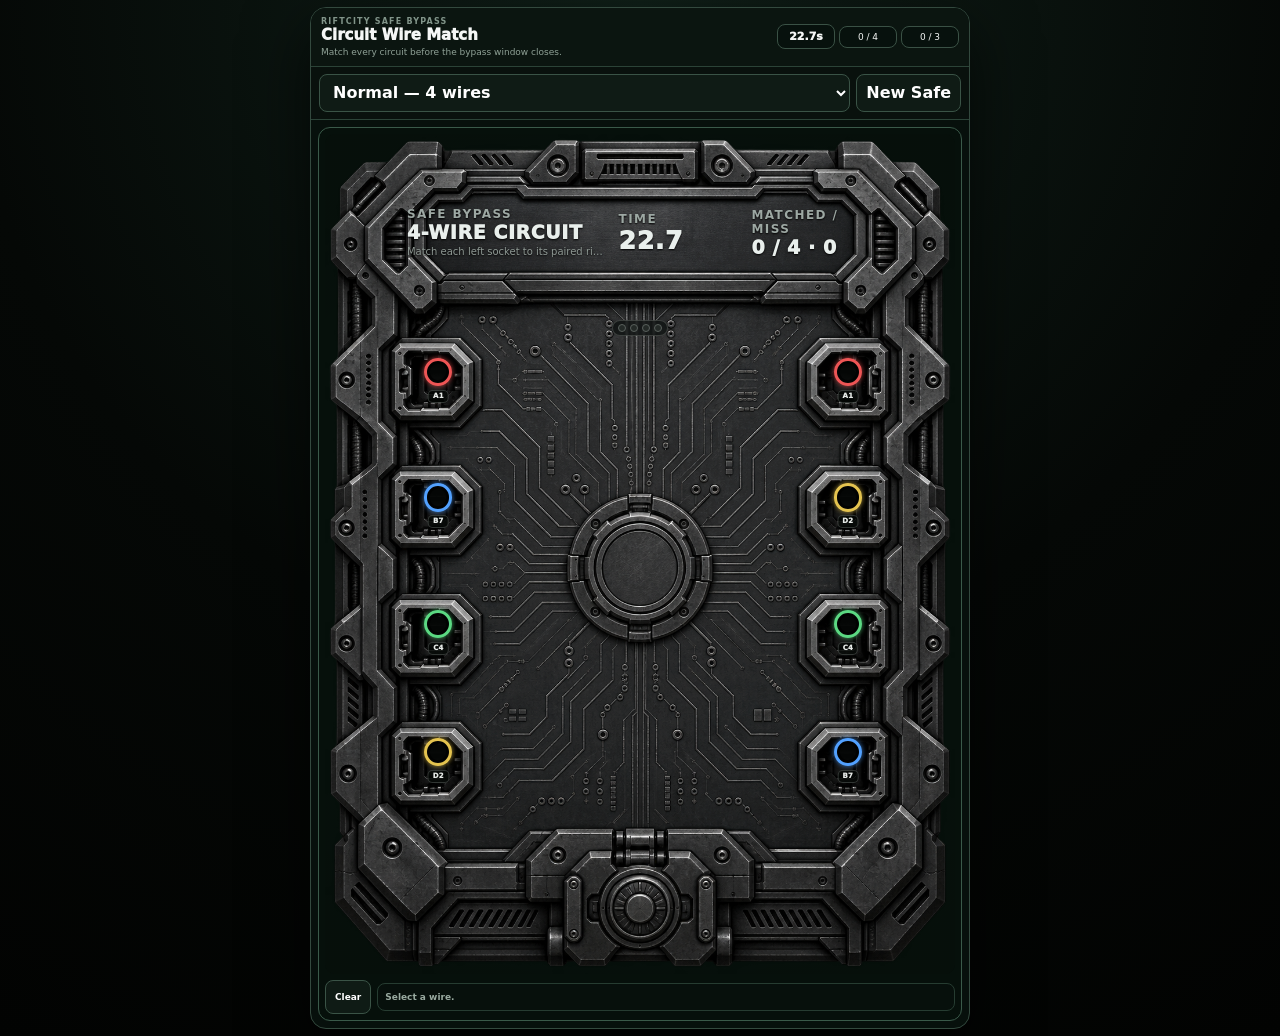
<file: index.html>
<!doctype html>
<html lang="en">
<head>
<meta charset="utf-8">
<meta name="viewport" content="width=device-width,initial-scale=1,viewport-fit=cover">
<title>RiftCity Circuit Safe</title>

<style>
*{box-sizing:border-box}

:root{
  color-scheme:dark;
  --good:#9df0b6;
  --bad:#ff9696;
}

html,body{
  margin:0;
  min-height:100%;
  font-family:system-ui,-apple-system,BlinkMacSystemFont,"Segoe UI",sans-serif;
  background:
    radial-gradient(circle at top,#102019,#050806 55%,#020302);
  color:#f5f7f6;
}

body{
  padding:7px;
}

button,select{
  font:inherit;
}

button{
  cursor:pointer;
}

.app{
  width:min(100%,660px);
  margin:auto;
}

.shell{
  background:#07100c;
  border:1px solid #33493e;
  border-radius:16px;
  overflow:hidden;
  box-shadow:0 22px 65px #000a;
}

/* ---------------- TOP ---------------- */

.top{
  display:grid;
  grid-template-columns:minmax(0,1fr) auto;
  gap:8px;
  align-items:center;

  padding:9px 10px;

  border-bottom:1px solid #2b4337;
  background:#0b1510;
}

.brand{
  min-width:0;
}

.kicker{
  font-size:8px;
  letter-spacing:.15em;
  font-weight:900;
  color:#82958a;
}

.title{
  font-size:15px;
  font-weight:950;
  line-height:1.05;
  margin-top:2px;
}

.sub{
  font-size:9px;
  color:#8fa196;
  margin-top:3px;
}

.hud{
  display:grid;
  grid-template-columns:repeat(3,auto);
  gap:4px;
  align-items:center;
}

.chip{
  min-width:58px;
  text-align:center;

  padding:5px 6px;

  border:1px solid #3a5145;
  background:#07110d;

  border-radius:8px;

  font-size:9px;
}

.timer{
  font-size:11px;
  font-weight:950;
}

.timer.warning{
  color:#ffd16b;
}

.timer.danger{
  color:#ff8181;
  animation:timerPulse .45s ease-in-out infinite;
}

@keyframes timerPulse{
  50%{opacity:.4}
}

/* ---------------- TOOLBAR ---------------- */

.toolbar{
  display:grid;
  grid-template-columns:minmax(0,1fr) auto;
  gap:6px;

  padding:7px 8px;

  border-bottom:1px solid #2b4337;
  background:#09110d;
}

select,
.toolbar button,
.clear{
  min-height:38px;

  border:1px solid #3a5346;
  background:#0f1b15;
  color:#fff;

  border-radius:8px;

  padding:6px 9px;

  font-weight:800;
}

.toolbar button{
  min-width:92px;
}

/* ---------------- GAME ---------------- */

.game{
  padding:7px;
}

.safe{
  position:relative;

  border:1px solid #3a5949;
  border-radius:12px;

  background:#06100b;

  padding:6px;

  overflow:hidden;
}

.safe.shorting{
  animation:shortBoard .15s linear 7;
}

@keyframes shortBoard{
  50%{
    border-color:#ff3838;

    filter:
      brightness(1.38)
      saturate(1.35);

    box-shadow:
      inset 0 0 48px #ff000048,
      0 0 24px #ff000036;
  }
}

/* ---------------- BOARD ---------------- */

.board{
  position:relative;

  width:100%;

  overflow:hidden;

  border-radius:9px;

  isolation:isolate;

  background:#06100b;
}

/* All three unique safe templates use the same 1086 × 1448 canvas. */
.board.easy,
.board.normal,
.board.hard{
  aspect-ratio:1086 / 1448;
}

.boardBg{
  position:absolute;
  inset:0;

  width:100%;
  height:100%;

  object-fit:fill;

  z-index:0;

  pointer-events:none;
  user-select:none;

  display:block;
}

.boardShade{
  position:absolute;
  inset:0;

  z-index:1;

  pointer-events:none;

  background:
    radial-gradient(
      circle at center,
      transparent 58%,
      rgba(0,0,0,.08) 100%
    );
}

/* ---------------- BOARD INFO HUD ---------------- */

.boardInfo{
  position:absolute;
  z-index:7;
  left:13%;
  right:13%;
  top:5.1%;
  height:13.2%;
  display:grid;
  grid-template-columns:1.4fr .85fr .85fr;
  gap:2.4%;
  align-items:center;
  pointer-events:none;
  color:#e9efec;
  text-shadow:0 1px 2px #000;
}

.boardInfoBlock{
  min-width:0;
}

.boardInfoLabel{
  font-size:clamp(7px,1.45vw,12px);
  font-weight:900;
  letter-spacing:.12em;
  color:#9da8a3;
}

.boardInfoValue{
  margin-top:2px;
  font-size:clamp(12px,3.4vw,25px);
  line-height:1;
  font-weight:950;
  letter-spacing:.03em;
}

.boardInfoValue.small{
  font-size:clamp(10px,2.5vw,19px);
}

.boardInfoHint{
  margin-top:4px;
  font-size:clamp(6px,1.25vw,10px);
  color:#8f9994;
  white-space:nowrap;
  overflow:hidden;
  text-overflow:ellipsis;
}

/* ---------------- STATUS LIGHTS ---------------- */

.statusRail{
  position:absolute;

  z-index:5;

  left:50%;
  top:22.2%;

  transform:translateX(-50%);

  display:flex;
  gap:4px;

  padding:3px 5px;

  border-radius:999px;

  background:rgba(5,10,7,.58);

  border:1px solid rgba(170,180,172,.25);

  backdrop-filter:blur(1px);
}

.led{
  width:8px;
  height:8px;

  border-radius:50%;

  background:#242a27;

  border:1px solid #59605c;

  transition:.16s;
}

.led.on{
  background:var(--c);
  border-color:var(--c);

  box-shadow:
    0 0 7px var(--c),
    0 0 13px var(--c);

  animation:ledPulse .9s ease-in-out infinite;
}

@keyframes ledPulse{
  50%{
    filter:brightness(1.55);
    transform:scale(1.12);
  }
}

/* ---------------- TERMINALS ---------------- */

.terminal{
  position:absolute;

  z-index:6;

  width:clamp(38px,10.2%,64px);

  aspect-ratio:1;

  transform:translate(-50%,-50%);

  border:0;
  background:transparent;

  padding:0;

  color:#fff;

  touch-action:manipulation;

  display:grid;
  place-items:center;

  overflow:visible;
}

.terminal .hit{
  position:absolute;
  inset:1px;

  border-radius:12px;

  background:rgba(0,0,0,.01);
}

.ring{
  position:relative;

  width:44%;
  aspect-ratio:1;

  border-radius:50%;

  border:3px solid var(--c);

  background:rgba(5,8,7,.76);

  box-shadow:
    inset 0 0 0 3px rgba(0,0,0,.75),
    0 0 5px color-mix(
      in srgb,
      var(--c) 70%,
      transparent
    );

  transition:.12s;
}

.terminal.selected .ring{
  transform:scale(1.17);

  box-shadow:
    inset 0 0 0 3px rgba(0,0,0,.7),
    0 0 10px var(--c),
    0 0 18px color-mix(
      in srgb,
      var(--c) 65%,
      transparent
    );

  animation:ringPulse .7s ease-in-out infinite;
}

@keyframes ringPulse{
  50%{
    filter:brightness(1.4);
  }
}

.terminal.complete{
  opacity:.62;
}

.terminal.complete .ring{
  box-shadow:
    inset 0 0 0 3px rgba(0,0,0,.7),
    0 0 8px var(--c);
}

.code{
  position:absolute;

  top:78%;
  left:50%;

  transform:translateX(-50%);

  font-size:7px;
  font-weight:950;

  letter-spacing:.03em;
  line-height:1;

  padding:2px 4px;

  border-radius:5px;

  background:rgba(3,7,5,.72);

  border:1px solid rgba(160,170,164,.28);

  white-space:nowrap;

  color:#e5e9e6;
}

/* ---------------- WIRES ---------------- */

.wires{
  position:absolute;

  inset:0;

  width:100%;
  height:100%;

  pointer-events:none;

  z-index:4;
}

.wire{
  fill:none;

  stroke-width:4.8;

  stroke-linecap:round;
}

.wire.new{
  stroke-dasharray:650;
  stroke-dashoffset:650;

  animation:
    draw .42s ease forwards,
    charge .62s ease .42s;
}

@keyframes draw{
  to{
    stroke-dashoffset:0;
  }
}

@keyframes charge{
  50%{
    stroke-width:7;
    filter:brightness(1.75);
  }
}

.power{
  fill:none;

  stroke:#fff;

  stroke-width:1.8;

  stroke-dasharray:5 15;

  opacity:0;

  animation:travel .9s linear .35s 2;
}

@keyframes travel{

  0%{
    stroke-dashoffset:70;
    opacity:0;
  }

  15%,85%{
    opacity:.9;
  }

  100%{
    stroke-dashoffset:-70;
    opacity:0;
  }
}

/* ---------------- SHORT ---------------- */

.shortOverlay,
.unlock{
  position:absolute;
  inset:0;

  z-index:20;

  display:flex;

  align-items:center;
  justify-content:center;

  opacity:0;

  pointer-events:none;
}

.shortOverlay{
  background:#a8000022;
}

.shortOverlay.show{
  opacity:1;

  animation:redblink .14s linear infinite;
}

@keyframes redblink{
  50%{
    background:#ff00005b;
  }
}

.shortMsg{
  padding:9px 13px;

  border:1px solid #ff6868;

  background:#300707e8;

  border-radius:9px;

  color:#ffb0b0;

  font-size:12px;
  font-weight:950;

  letter-spacing:.06em;
}

/* ---------------- SPARKS ---------------- */

.spark{
  position:absolute;

  width:5px;
  height:5px;

  border-radius:50%;

  background:white;

  z-index:25;

  pointer-events:none;

  box-shadow:
    0 0 7px white,
    0 0 12px #ff4b35;

  animation:spark .43s ease-out forwards;
}

@keyframes spark{
  to{
    transform:
      translate(var(--x),var(--y))
      scale(.1);

    opacity:0;
  }
}

/* ---------------- UNLOCK ---------------- */

.unlock{
  z-index:30;

  background:#031008e8;

  transition:opacity .2s;
}

.unlock.show{
  opacity:1;
}

.unlockBox{
  padding:15px 19px;

  border:1px solid #4c8864;

  background:#081d13;

  border-radius:11px;

  text-align:center;

  transform:scale(.82);
}

.unlock.show .unlockBox{
  animation:unlock .36s ease forwards;
}

@keyframes unlock{
  to{
    transform:scale(1);
  }
}

.unlockTitle{
  font-size:19px;
  font-weight:950;

  color:#a1f4b8;
}

.unlockSub{
  font-size:9px;
  color:#90a69a;
  margin-top:3px;
}

/* ---------------- BOTTOM ---------------- */

.bottom{
  display:grid;

  grid-template-columns:auto minmax(0,1fr);

  gap:6px;

  align-items:center;

  margin-top:6px;
}

.clear{
  font-size:9px;
  font-weight:900;

  min-height:34px;
}

.result{
  min-height:28px;

  display:flex;
  align-items:center;

  padding:4px 7px;

  border:1px solid #263c31;

  background:#07100c;

  border-radius:8px;

  font-size:9px;
  font-weight:850;

  color:#99aaa0;
}

.result.good{
  color:var(--good);
}

.result.bad{
  color:var(--bad);
}

/* ---------------- MOBILE ---------------- */

@media(max-width:430px){

  body{
    padding:3px;
  }

  .shell{
    border-radius:12px;
  }

  .top{
    padding:7px;
  }

  .title{
    font-size:13px;
  }

  .sub{
    display:none;
  }

  .chip{
    min-width:51px;
    padding:4px;
    font-size:8px;
  }

  .timer{
    font-size:10px;
  }

  .toolbar{
    padding:5px;
  }

  .toolbar button{
    min-width:78px;
  }

  .game{
    padding:4px;
  }

  .safe{
    padding:4px;
  }

  .terminal{
    width:clamp(44px,12%,56px);
  }

  .ring{
    width:41%;
  }

  .code{
    font-size:6px;
    top:76%;
  }

  .statusRail{
    top:5%;
    gap:3px;
  }

  .led{
    width:7px;
    height:7px;
  }

  .bottom{
    margin-top:4px;
  }
}

@media(prefers-reduced-motion:reduce){

  *,
  *::before,
  *::after{
    animation-duration:.001ms!important;
    animation-iteration-count:1!important;
    transition-duration:.001ms!important;
  }

}

</style>
</head>

<body>

<main class="app">

<section class="shell">

<header class="top">

<div class="brand">

<div class="kicker">
RIFTCITY SAFE BYPASS
</div>

<div class="title">
Circuit Wire Match
</div>

<div class="sub">
Match every circuit before the bypass window closes.
</div>

</div>

<div class="hud">

<div id="timer" class="chip timer">
24.0s
</div>

<div id="matched" class="chip">
0 / 4
</div>

<div id="mistakes" class="chip">
0 / 3
</div>

</div>

</header>

<div class="toolbar">

<select id="difficulty">

<option value="easy">
Easy — 3 wires
</option>

<option value="normal" selected>
Normal — 4 wires
</option>

<option value="hard">
Hard — 6 wires
</option>

</select>

<button
id="newSafe"
type="button">
New Safe
</button>

</div>

<div class="game">

<section
id="safe"
class="safe">

<div
id="board"
class="board normal">

<!-- REAL IMAGE LAYER -->
<img
id="boardBg"
class="boardBg"
src="./assets/circuit-board-4.png"
alt=""
draggable="false">

<div class="boardShade"></div>

<div class="boardInfo" aria-hidden="true">
  <div class="boardInfoBlock">
    <div class="boardInfoLabel">SAFE BYPASS</div>
    <div id="boardMode" class="boardInfoValue small">4-WIRE CIRCUIT</div>
    <div class="boardInfoHint">Match each left socket to its paired right socket.</div>
  </div>
  <div class="boardInfoBlock">
    <div class="boardInfoLabel">TIME</div>
    <div id="boardTimer" class="boardInfoValue">24.0</div>
  </div>
  <div class="boardInfoBlock">
    <div class="boardInfoLabel">MATCHED / MISS</div>
    <div id="boardProgress" class="boardInfoValue small">0 / 4 · 0</div>
  </div>
</div>

<div
id="statusRail"
class="statusRail">
</div>

<svg
id="svg"
class="wires"
preserveAspectRatio="none">
</svg>

</div>

<div class="bottom">

<button
id="clear"
class="clear"
type="button">
Clear
</button>

<div
id="result"
class="result"
aria-live="polite">
Select a wire.
</div>

</div>

<div
id="shortOverlay"
class="shortOverlay">

<div class="shortMsg">
CIRCUIT SHORT
</div>

</div>

<div
id="unlock"
class="unlock">

<div class="unlockBox">

<div class="unlockTitle">
SAFE UNLOCKED
</div>

<div class="unlockSub">
Electronic bypass complete
</div>

</div>

</div>

</section>

</div>

</section>

</main>

<script>
(() => {

const $ =
  id =>
    document.getElementById(id);

const WIRES = [

{
  id:"red",
  name:"Red",
  color:"#ee5555",
  code:"A1"
},

{
  id:"blue",
  name:"Blue",
  color:"#52a1ff",
  code:"B7"
},

{
  id:"green",
  name:"Green",
  color:"#5bd982",
  code:"C4"
},

{
  id:"yellow",
  name:"Yellow",
  color:"#e4c34f",
  code:"D2"
},

{
  id:"purple",
  name:"Purple",
  color:"#ad77e8",
  code:"E8"
},

{
  id:"orange",
  name:"Orange",
  color:"#e98b47",
  code:"F3"
}

];

const SETTINGS = {

easy:{
  count:3,
  time:30,
  mistakes:99,
  short:800
},

normal:{
  count:4,
  time:24,
  mistakes:3,
  short:1000
},

hard:{
  count:6,
  time:18,
  mistakes:2,
  short:1250
}

};

/*
Exact positions for the selected board artwork.
*/

const POS = {

  /* Coordinates are percentages of the 1086 × 1448 template canvas. */
  easy:{
    leftX:18.0,
    rightX:82.0,
    ys:[
      36.8,
      52.5,
      68.8
    ]
  },

  normal:{
    leftX:18.0,
    rightX:83.0,
    ys:[
      28.4,
      43.3,
      58.4,
      73.6
    ]
  },

  hard:{
    leftX:18.4,
    rightX:81.7,
    ys:[
      32.9,
      41.7,
      50.8,
      59.9,
      69.0,
      78.0
    ]
  }

};

const BOARD_IMAGES = {

  easy:   "./assets/circuit-board-3.png",
  normal: "./assets/circuit-board-4.png",
  hard:   "./assets/circuit-board-6.png"

};

let wires = [];

let rightOrder = [];

let selected = null;

let connected =
  new Set();

let mistakeCount = 0;

let locked = false;

let shorted = false;

let timerHandle = null;

let deadline = 0;

const cfg =
  () =>
    SETTINGS[
      $("difficulty").value
    ];

const mode =
  () =>
    $("difficulty").value;

function shuffle(array){

  const out =
    [...array];

  for(
    let i =
      out.length - 1;
    i > 0;
    i--
  ){

    const j =
      Math.floor(
        Math.random() *
        (i + 1)
      );

    [
      out[i],
      out[j]
    ] = [
      out[j],
      out[i]
    ];

  }

  return out;

}

function setBoardImage(){

  const image = $("boardBg");
  const src = BOARD_IMAGES[mode()];

  image.onerror = () => {
    setMessage("Unable to render safe artwork.", false);
  };

  if(image.src !== src){
    image.src = src;
  }

}

function start(){

  clearInterval(
    timerHandle
  );

  selected = null;

  connected =
    new Set();

  mistakeCount = 0;

  locked = false;

  shorted = false;

  $("shortOverlay")
    .classList
    .remove("show");

  $("unlock")
    .classList
    .remove("show");

  $("safe")
    .classList
    .remove("shorting");

  const m =
    mode();

  $("board")
    .className =
      "board " + m;

  setBoardImage();

  wires =
    WIRES.slice(
      0,
      cfg().count
    );

  rightOrder =
    shuffle(wires);

  renderTerminals();

  renderLEDs();

  setMessage(
    "Select a wire."
  );

  deadline =
    performance.now() +
    cfg().time * 1000;

  timerHandle =
    setInterval(
      updateTimer,
      50
    );

  updateTimer();

  updateUI();

  requestAnimationFrame(
    () =>
      drawWires()
  );

}

function renderLEDs(){

  $("statusRail")
    .innerHTML =
      wires.map(
        wire => `

          <span
            class="led"
            data-led="${wire.id}"
            style="--c:${wire.color}">
          </span>

        `
      )
      .join("");

}

function terminal(
  wire,
  side,
  row
){

  const button =
    document
      .createElement(
        "button"
      );

  button.type =
    "button";

  button.className =
    "terminal";

  button.dataset.id =
    wire.id;

  button.dataset.side =
    side;

  button.style
    .setProperty(
      "--c",
      wire.color
    );

  const positions =
    POS[mode()];

  button.style.left =
    (
      side === "left"
      ? positions.leftX
      : positions.rightX
    ) + "%";

  button.style.top =
    positions.ys[row] +
    "%";

  button.innerHTML = `

    <span class="hit"></span>

    <span class="ring"></span>

    <span class="code">
      ${wire.code}
    </span>

  `;

  button.setAttribute(
    "aria-label",
    `${wire.name} ${
      side === "left"
      ? "wire"
      : "port"
    } ${wire.code}`
  );

  button.addEventListener(
    "click",
    () => {

      if(
        side === "left"
      ){

        chooseWire(
          wire.id
        );

      }else{

        choosePort(
          wire.id,
          button
        );

      }

    }
  );

  return button;

}

function renderTerminals(){

  const board =
    $("board");

  board
    .querySelectorAll(
      ".terminal"
    )
    .forEach(
      element =>
        element.remove()
    );

  wires.forEach(
    (wire,index) => {

      board.appendChild(
        terminal(
          wire,
          "left",
          index
        )
      );

    }
  );

  rightOrder.forEach(
    (wire,index) => {

      board.appendChild(
        terminal(
          wire,
          "right",
          index
        )
      );

    }
  );

}

function chooseWire(id){

  if(
    locked ||
    shorted ||
    connected.has(id)
  ){
    return;
  }

  selected = id;

  const wire =
    WIRES.find(
      wire =>
        wire.id === id
    );

  setMessage(
    `${wire.name} wire selected.`
  );

  updateUI();

}

function choosePort(
  id,
  element
){

  if(
    locked ||
    shorted ||
    !selected ||
    connected.has(id)
  ){
    return;
  }

  if(
    selected === id
  ){

    const newConnection =
      selected;

    connected.add(
      newConnection
    );

    selected = null;

    const led =
      document.querySelector(
        `[data-led="${newConnection}"]`
      );

    if(led){
      led.classList.add("on");
    }

    updateUI();

    requestAnimationFrame(
      () =>
        drawWires(
          newConnection
        )
    );

    setMessage(
      "Circuit connected.",
      true
    );

    if(
      connected.size ===
      wires.length
    ){

      complete();

    }

    return;

  }

  mistakeCount++;

  selected = null;

  updateUI();

  spark(
    element
  );

  shortCircuit();

  if(
    mistakeCount >=
    cfg().mistakes &&
    cfg().mistakes < 50
  ){

    locked = true;

    setTimeout(
      () =>
        fail(
          "ALARM TRIGGERED"
        ),
      cfg().short
    );

  }

}

function shortCircuit(){

  shorted = true;

  $("safe")
    .classList
    .remove(
      "shorting"
    );

  void $("safe")
    .offsetWidth;

  $("safe")
    .classList
    .add(
      "shorting"
    );

  $("shortOverlay")
    .classList
    .add(
      "show"
    );

  setMessage(
    "Circuit short — controls locked.",
    false
  );

  updateUI();

  setTimeout(
    () => {

      $("shortOverlay")
        .classList
        .remove(
          "show"
        );

      $("safe")
        .classList
        .remove(
          "shorting"
        );

      if(!locked){

        shorted = false;

        setMessage(
          "System recovered."
        );

        updateUI();

      }

    },
    cfg().short
  );

}

function spark(element){

  const board =
    $("board");

  const boardRect =
    board
      .getBoundingClientRect();

  const rect =
    element
      .getBoundingClientRect();

  const x =
    rect.left +
    rect.width / 2 -
    boardRect.left;

  const y =
    rect.top +
    rect.height / 2 -
    boardRect.top;

  for(
    let i = 0;
    i < 10;
    i++
  ){

    const spark =
      document
        .createElement(
          "span"
        );

    spark.className =
      "spark";

    spark.style.left =
      x + "px";

    spark.style.top =
      y + "px";

    const angle =
      Math.random() *
      Math.PI *
      2;

    const distance =
      18 +
      Math.random() *
      28;

    spark.style
      .setProperty(
        "--x",
        Math.cos(angle) *
        distance +
        "px"
      );

    spark.style
      .setProperty(
        "--y",
        Math.sin(angle) *
        distance +
        "px"
      );

    board.appendChild(
      spark
    );

    setTimeout(
      () =>
        spark.remove(),
      470
    );

  }

}

function updateTimer(){

  if(locked){
    return;
  }

  const remaining =
    Math.max(
      0,
      deadline -
      performance.now()
    );

  const seconds =
    remaining /
    1000;

  $("timer")
    .textContent =
      seconds
        .toFixed(1) +
      "s";

  $("boardTimer")
    .textContent =
      seconds.toFixed(1);

  $("timer")
    .classList
    .toggle(
      "warning",
      seconds <= 8 &&
      seconds > 4
    );

  $("timer")
    .classList
    .toggle(
      "danger",
      seconds <= 4
    );

  if(
    remaining <= 0
  ){

    fail(
      "BYPASS WINDOW EXPIRED"
    );

  }

}

function complete(){

  locked = true;

  clearInterval(
    timerHandle
  );

  updateUI();

  setMessage(
    "All circuits online...",
    true
  );

  $("board")
    .animate(
      [
        {
          filter:
            "brightness(1)"
        },
        {
          filter:
            "brightness(1.3)"
        },
        {
          filter:
            "brightness(1)"
        }
      ],
      {
        duration:430,
        easing:"ease"
      }
    );

  setTimeout(
    () =>
      $("unlock")
        .classList
        .add(
          "show"
        ),
    430
  );

}

function fail(message){

  if(
    $("unlock")
      .classList
      .contains(
        "show"
      )
  ){
    return;
  }

  locked = true;

  shorted = false;

  clearInterval(
    timerHandle
  );

  $("shortOverlay")
    .classList
    .remove(
      "show"
    );

  setMessage(
    message +
    " — SAFE LOCKED",
    false
  );

  updateUI();

}

function updateUI(){

  document
    .querySelectorAll(
      ".terminal"
    )
    .forEach(
      button => {

        const id =
          button.dataset.id;

        const side =
          button.dataset.side;

        button
          .classList
          .toggle(
            "complete",
            connected.has(id)
          );

        button
          .classList
          .toggle(
            "selected",
            side === "left" &&
            selected === id
          );

        button.disabled =
          locked ||
          shorted ||
          connected.has(id);

      }
    );

  $("matched")
    .textContent =
      `${connected.size} / ${wires.length}`;

  $("boardMode").textContent =
    `${wires.length}-WIRE CIRCUIT`;

  $("boardProgress").textContent =
    `${connected.size} / ${wires.length} · ${mistakeCount}`;

  $("mistakes")
    .textContent =
      cfg().mistakes > 50
      ? `${mistakeCount} miss`
      : `${mistakeCount} / ${cfg().mistakes}`;

  $("clear")
    .disabled =
      locked ||
      shorted ||
      !selected;

}

function drawWires(
  newest = null
){

  const svg =
    $("svg");

  const board =
    $("board");

  const boardRect =
    board
      .getBoundingClientRect();

  svg.innerHTML = "";

  connected.forEach(
    id => {

      const left =
        document.querySelector(
          `[data-side="left"][data-id="${id}"]`
        );

      const right =
        document.querySelector(
          `[data-side="right"][data-id="${id}"]`
        );

      if(
        !left ||
        !right
      ){
        return;
      }

      const leftRect =
        left
          .getBoundingClientRect();

      const rightRect =
        right
          .getBoundingClientRect();

      const x1 =
        leftRect.left +
        leftRect.width / 2 -
        boardRect.left;

      const y1 =
        leftRect.top +
        leftRect.height / 2 -
        boardRect.top;

      const x2 =
        rightRect.left +
        rightRect.width / 2 -
        boardRect.left;

      const y2 =
        rightRect.top +
        rightRect.height / 2 -
        boardRect.top;

      const mid =
        (
          x1 +
          x2
        ) / 2;

      const pathData =
        `M ${x1} ${y1}
         C ${mid} ${y1},
           ${mid} ${y2},
           ${x2} ${y2}`;

      const wire =
        wires.find(
          wire =>
            wire.id === id
        );

      const path =
        document
          .createElementNS(
            "http://www.w3.org/2000/svg",
            "path"
          );

      path.setAttribute(
        "d",
        pathData
      );

      path.setAttribute(
        "stroke",
        wire.color
      );

      path.classList
        .add(
          "wire"
        );

      if(
        id === newest
      ){

        path.classList
          .add(
            "new"
          );

      }

      path.style.filter =
        `drop-shadow(
          0 0 4px
          ${wire.color}
        )`;

      svg.appendChild(
        path
      );

      if(
        id === newest
      ){

        const pulse =
          document
            .createElementNS(
              "http://www.w3.org/2000/svg",
              "path"
            );

        pulse.setAttribute(
          "d",
          pathData
        );

        pulse.classList
          .add(
            "power"
          );

        svg.appendChild(
          pulse
        );

      }

    }
  );

}

function setMessage(
  text,
  good = null
){

  $("result")
    .textContent =
      text;

  $("result")
    .className =
      "result";

  if(
    good === true
  ){

    $("result")
      .classList
      .add(
        "good"
      );

  }

  if(
    good === false
  ){

    $("result")
      .classList
      .add(
        "bad"
      );

  }

}

$("difficulty")
  .addEventListener(
    "change",
    start
  );

$("newSafe")
  .addEventListener(
    "click",
    start
  );

$("clear")
  .addEventListener(
    "click",
    () => {

      if(
        !locked &&
        !shorted
      ){

        selected = null;

        setMessage(
          "Selection cleared."
        );

        updateUI();

      }

    }
  );

window
  .addEventListener(
    "resize",
    () =>
      requestAnimationFrame(
        () =>
          drawWires()
      )
  );

start();

})();
</script>

</body>
</html>
</file>
